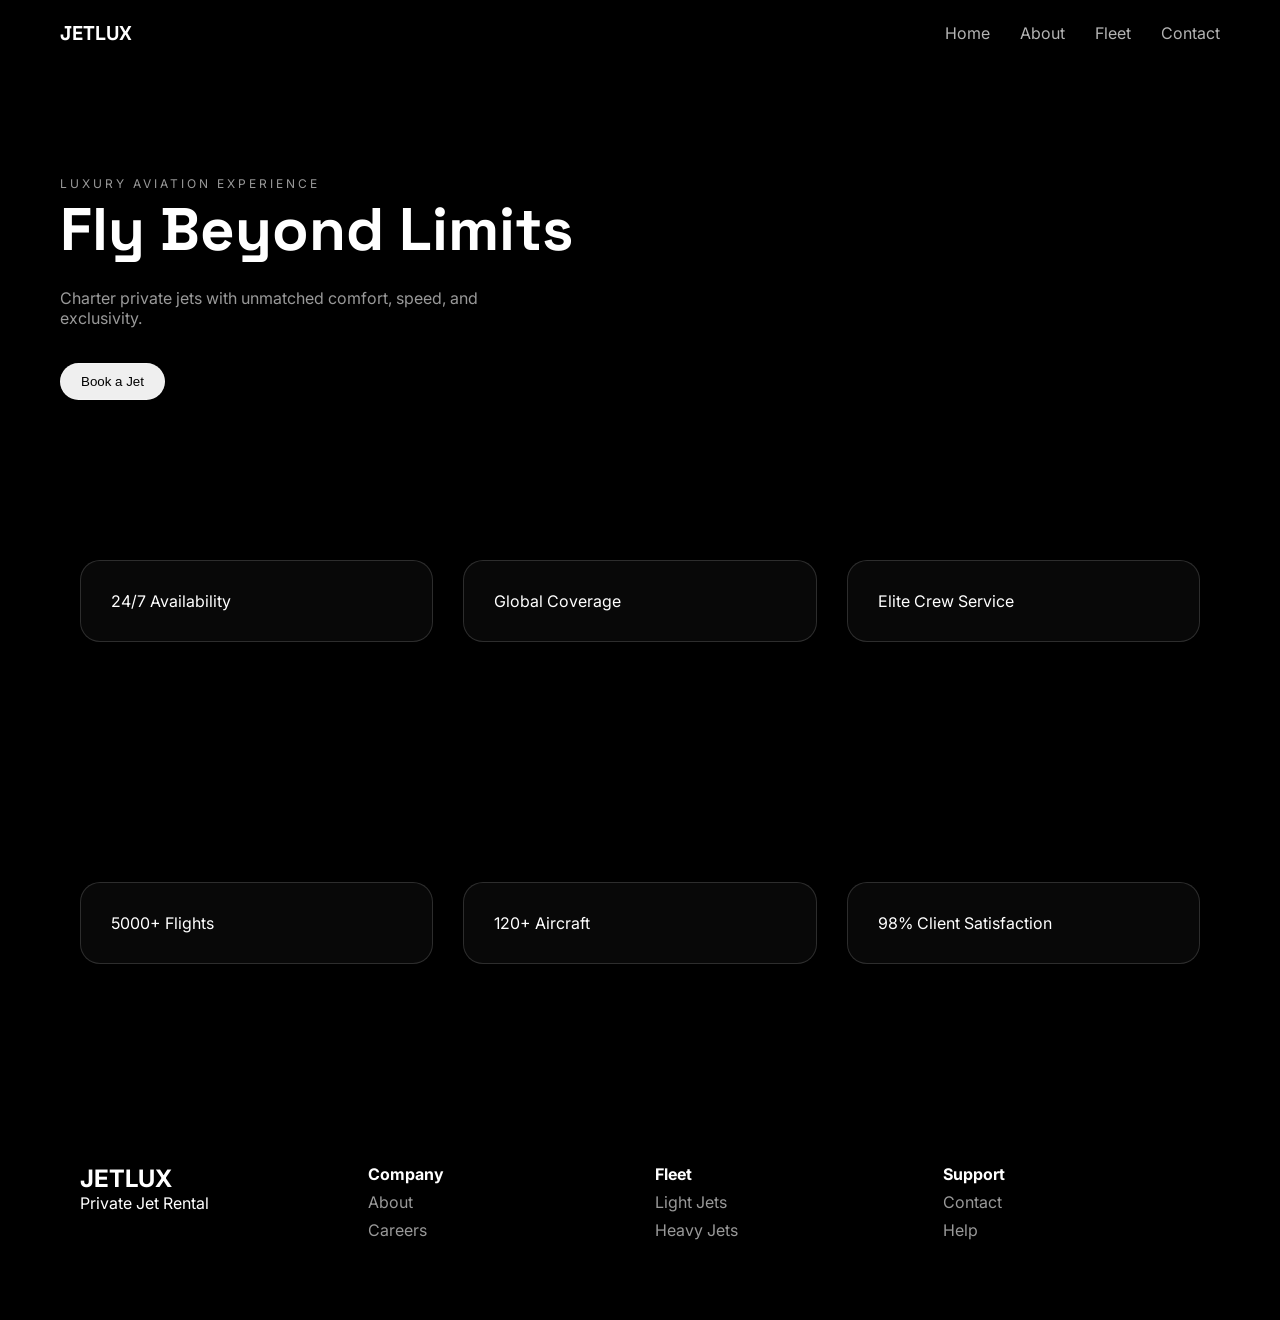
<file: index.html>
<!DOCTYPE html>
<html lang="en">

<head>
    <meta charset="UTF-8">
    <title>JETLUX - Private Jet Rental</title>

    <link href="https://fonts.googleapis.com/css2?family=Inter&family=Space+Grotesk:wght@700&display=swap"
        rel="stylesheet">
    <link rel="stylesheet" href="style.css">
</head>

<body>
    <video autoplay muted loop class="bg-video">
        <source
            src="https://d8j0ntlcm91z4.cloudfront.net/user_38xzZboKViGWJOttwIXH07lWA1P/hf_20260212_043536_e0d3c69f-5c0c-4533-8395-fbe962587446.mp4">
    </video>

   

    <div class="container">


        <nav class="navbar">
            <div class="logo">JETLUX</div>
            <div class="nav-links">
                <a href="index.html">Home</a>
                <a href="about.html">About</a>
                <a href="fleet.html">Fleet</a>
                <a href="contact.html">Contact</a>
            </div>
        </nav>


        <section class="hero">
            <p class="hero-sub">Luxury Aviation Experience</p>
            <h1 class="title">Fly Beyond Limits</h1>
            <p class="text">Charter private jets with unmatched comfort, speed, and exclusivity.</p>
            <br>
            <a href="book.html">
            <button class="btn">Book a Jet</button>
            </a>
        </section>


        <section class="section grid-3">
            <div class="card">24/7 Availability</div>
            <div class="card">Global Coverage</div>
            <div class="card">Elite Crew Service</div>
        </section>


        <section class="section grid-3">
            <div class="card">5000+ Flights</div>
            <div class="card">120+ Aircraft</div>
            <div class="card">98% Client Satisfaction</div>
        </section>


        <footer class="footer">
            <div>
                <h2>JETLUX</h2>
                <p>Private Jet Rental</p>
            </div>

            <div>
                <h4>Company</h4>
                <a href="about.html">About</a>
                <a href="careers.html">Careers</a>
            </div>

            <div>
                <h4>Fleet</h4>
                <a href="lightjets.html">Light Jets</a>
                <a href="heavyjets.html">Heavy Jets</a>
            </div>

            <div>
                <h4>Support</h4>
                <a href="contact.html">Contact</a>
                <a href="help.html">Help</a>
            </div>
        </footer>

    </div>
</body>

</html>
</file>
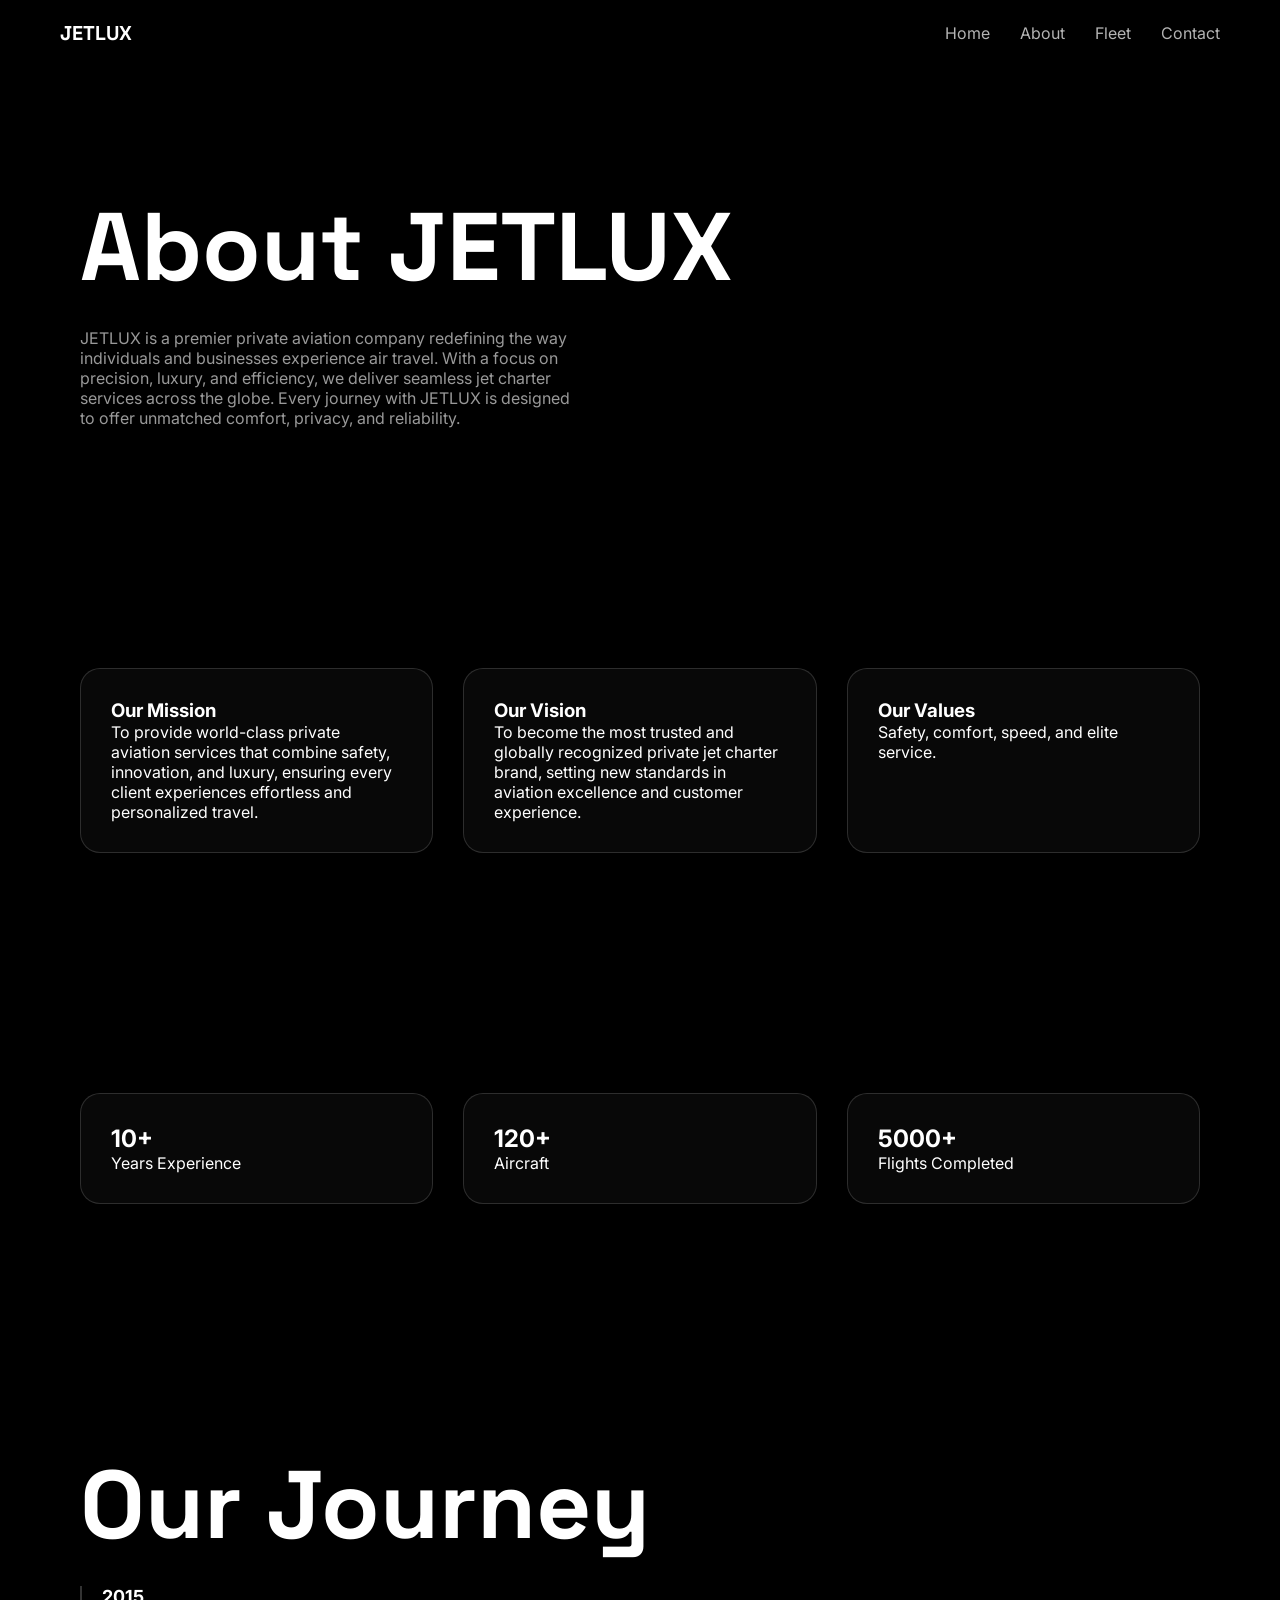
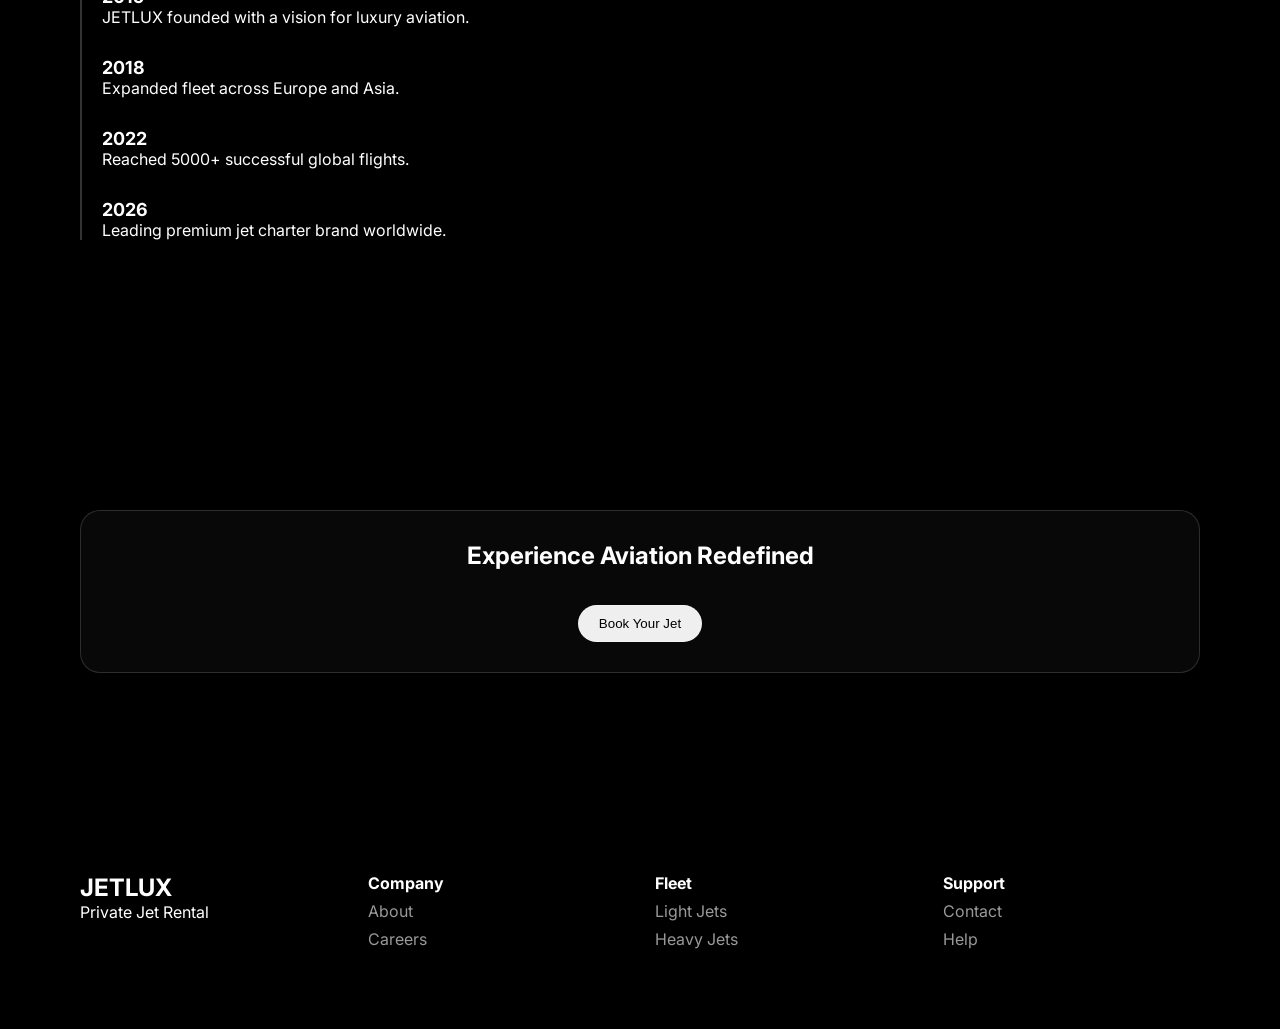
<file: about.html>
<!DOCTYPE html>
<html lang="en">

<head>
    <meta charset="UTF-8">
    <title>About - JETLUX</title>

    <link href="https://fonts.googleapis.com/css2?family=Inter&family=Space+Grotesk:wght@700&display=swap"
        rel="stylesheet">
    <link rel="stylesheet" href="style.css">
</head>

<body>
    <video autoplay muted loop class="bg-video">
        <source
            src="https://d8j0ntlcm91z4.cloudfront.net/user_38xzZboKViGWJOttwIXH07lWA1P/hf_20260212_043536_e0d3c69f-5c0c-4533-8395-fbe962587446.mp4">
    </video>
    <div class="container">


        <nav class="navbar">
            <div class="logo">JETLUX</div>
            <div class="nav-links">
                <a href="index.html">Home</a>
                <a href="about.html">About</a>
                <a href="fleet.html">Fleet</a>
                <a href="contact.html">Contact</a>
            </div>
        </nav>


        <section class="section">
            <h1 class="title">About JETLUX</h1>
            <p class="text">
                JETLUX is a premier private aviation company redefining the way individuals and businesses experience air travel. With a focus on precision, luxury, and efficiency, we deliver seamless jet charter services across the globe. Every journey with JETLUX is designed to offer unmatched comfort, privacy, and reliability.
            </p>
        </section>


        <section class="section grid-3">
            <div class="card">
                <h3>Our Mission</h3>
                <p>To provide world-class private aviation services that combine safety, innovation, and luxury, ensuring every client experiences effortless and personalized travel.</p>
            </div>

            <div class="card">
                <h3>Our Vision</h3>
                <p>To become the most trusted and globally recognized private jet charter brand, setting new standards in aviation excellence and customer experience.</p>
            </div>

            <div class="card">
                <h3>Our Values</h3>
                <p>Safety, comfort, speed, and elite service.</p>
            </div>
        </section>


        <section class="section grid-3">
            <div class="card">
                <h2>10+</h2>
                <p>Years Experience</p>
            </div>
            <div class="card">
                <h2>120+</h2>
                <p>Aircraft</p>
            </div>
            <div class="card">
                <h2>5000+</h2>
                <p>Flights Completed</p>
            </div>
        </section>


        <section class="section">
            <h2 class="title">Our Journey</h2>

            <div class="timeline">
                <div class="timeline-item">
                    <h4>2015</h4>
                    <p>JETLUX founded with a vision for luxury aviation.</p>
                </div>

                <div class="timeline-item">
                    <h4>2018</h4>
                    <p>Expanded fleet across Europe and Asia.</p>
                </div>

                <div class="timeline-item">
                    <h4>2022</h4>
                    <p>Reached 5000+ successful global flights.</p>
                </div>

                <div class="timeline-item">
                    <h4>2026</h4>
                    <p>Leading premium jet charter brand worldwide.</p>
                </div>
            </div>
        </section>


        <section class="section">
            <div class="card" style="text-align:center;">
                <h2>Experience Aviation Redefined</h2>
                <br>
                <a href="book.html">
                    <button class="btn">Book Your Jet</button>
                </a>
            </div>
        </section>
        <footer class="footer">
            <div>
                <h2>JETLUX</h2>
                <p>Private Jet Rental</p>
            </div>

            <div>
                <h4>Company</h4>
                <a href="about.html">About</a>
                <a href="careers.html">Careers</a>
            </div>

            <div>
                <h4>Fleet</h4>
                <a href="lightjets.html">Light Jets</a>
                <a href="heavyjets.html">Heavy Jets</a>
            </div>

            <div>
                <h4>Support</h4>
                <a href="contact.html">Contact</a>
                <a href="help.html">Help</a>
            </div>
        </footer>
    </div>
</body>

</html>
</file>
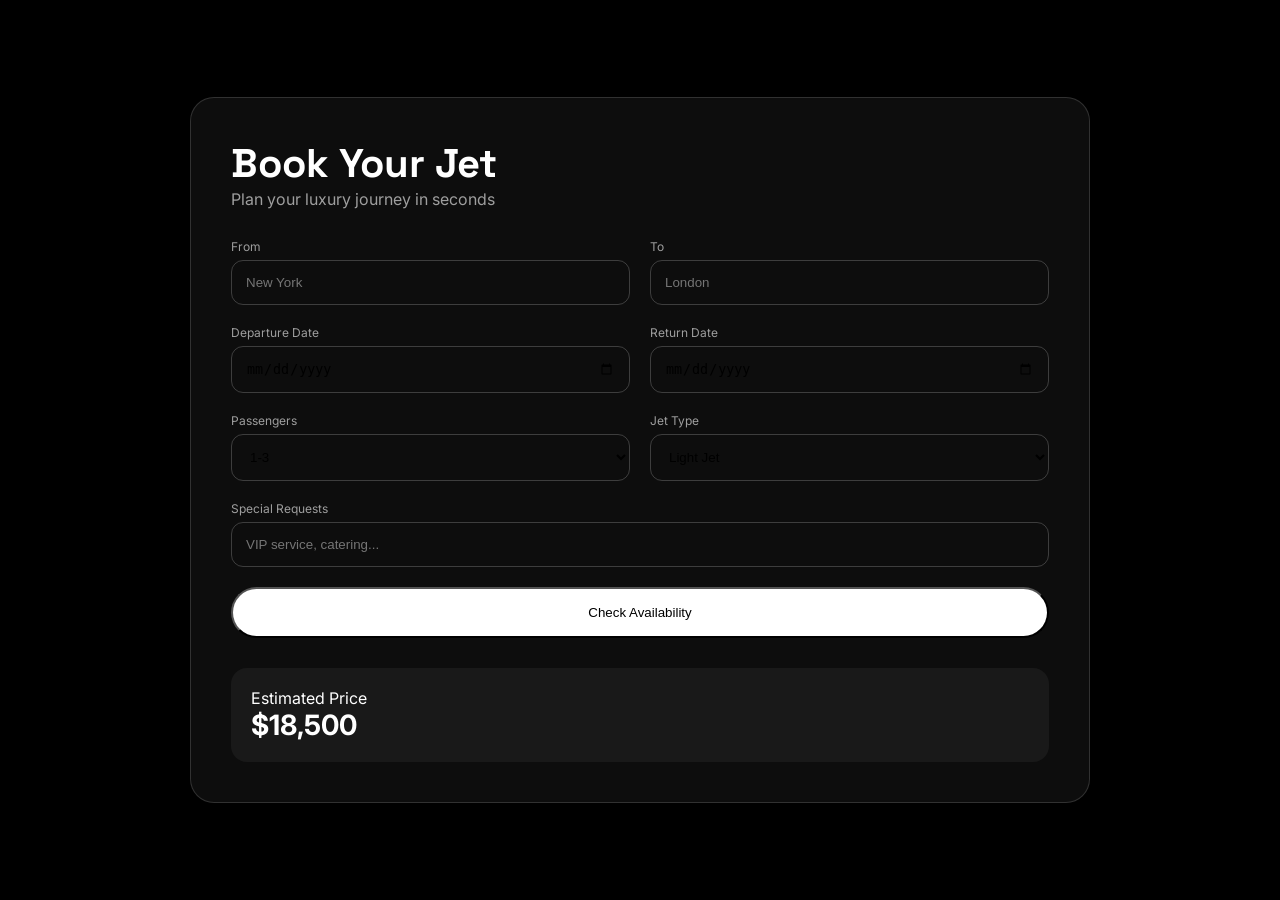
<file: book.html>
<!DOCTYPE html>
<html lang="en">

<head>
  <meta charset="UTF-8">
  <meta name="viewport" content="width=device-width, initial-scale=1.0">
  <title>Book a Jet - JETLUX</title>
  <link rel="stylesheet" href="style.css">

  <link
    href="https://fonts.googleapis.com/css2?family=Inter:wght@300;400;500&family=Space+Grotesk:wght@600;700&display=swap"
    rel="stylesheet">


</head>

<body>
  <video autoplay muted loop class="bg-video">
    <source
      src="https://d8j0ntlcm91z4.cloudfront.net/user_38xzZboKViGWJOttwIXH07lWA1P/hf_20260212_043536_e0d3c69f-5c0c-4533-8395-fbe962587446.mp4">
  </video>



  <div class="booking-page">

    <div class="booking-card">

      <h1 class="booking-title">Book Your Jet</h1>
      <p class="booking-sub">Plan your luxury journey in seconds</p>

      <div class="form-grid">

        <div class="input-group">
          <label>From</label>
          <input type="text" id="from" placeholder="New York">
        </div>

        <div class="input-group">
          <label>To</label>
          <input type="text" id="to" placeholder="London">
        </div>

        <div class="input-group">
          <label>Departure Date</label>
          <input type="date">
        </div>

        <div class="input-group">
          <label>Return Date</label>
          <input type="date">
        </div>

        <div class="input-group">
          <label>Passengers</label>
          <select id="passengers">
            <option>1-3</option>
            <option>4-6</option>
            <option>7-10</option>
            <option>10+</option>
          </select>
        </div>

        <div class="input-group">
          <label>Jet Type</label>
          <select id="jet">
            <option>Light Jet</option>
            <option>Mid Jet</option>
            <option>Heavy Jet</option>
          </select>
        </div>

        <div class="input-group full">
          <label>Special Requests</label>
          <input type="text" placeholder="VIP service, catering...">
        </div>

      </div>

      <button class="submit-btn">Check Availability</button>

      <div class="price-box">
        <p>Estimated Price</p>
        <h3 id="price">$18,500</h3>
      </div>

    </div>

  </div>

  <script>


    function calculatePrice() {
      const from = document.getElementById("from").value;
      const to = document.getElementById("to").value;
      const passengers = document.getElementById("passengers").value;
      const jet = document.getElementById("jet").value;

      let distance = (from.length + to.length) * 300;

      let jetRate = {
        "Light Jet": 5,
        "Mid Jet": 8,
        "Heavy Jet": 12
      };

      let passengerRate = {
        "1-3": 1,
        "4-6": 1.5,
        "7-10": 2,
        "10+": 3
      };

      let price = distance * jetRate[jet] * passengerRate[passengers];

      document.getElementById("price").innerText =
        "$" + Math.round(price).toLocaleString();
    }


    document.querySelectorAll("input, select").forEach(el => {
      el.addEventListener("input", calculatePrice);
    });


    window.onload = () => {
      document.querySelector(".booking-card").classList.add("show");
    };

  </script>

</body>

</html>
</file>
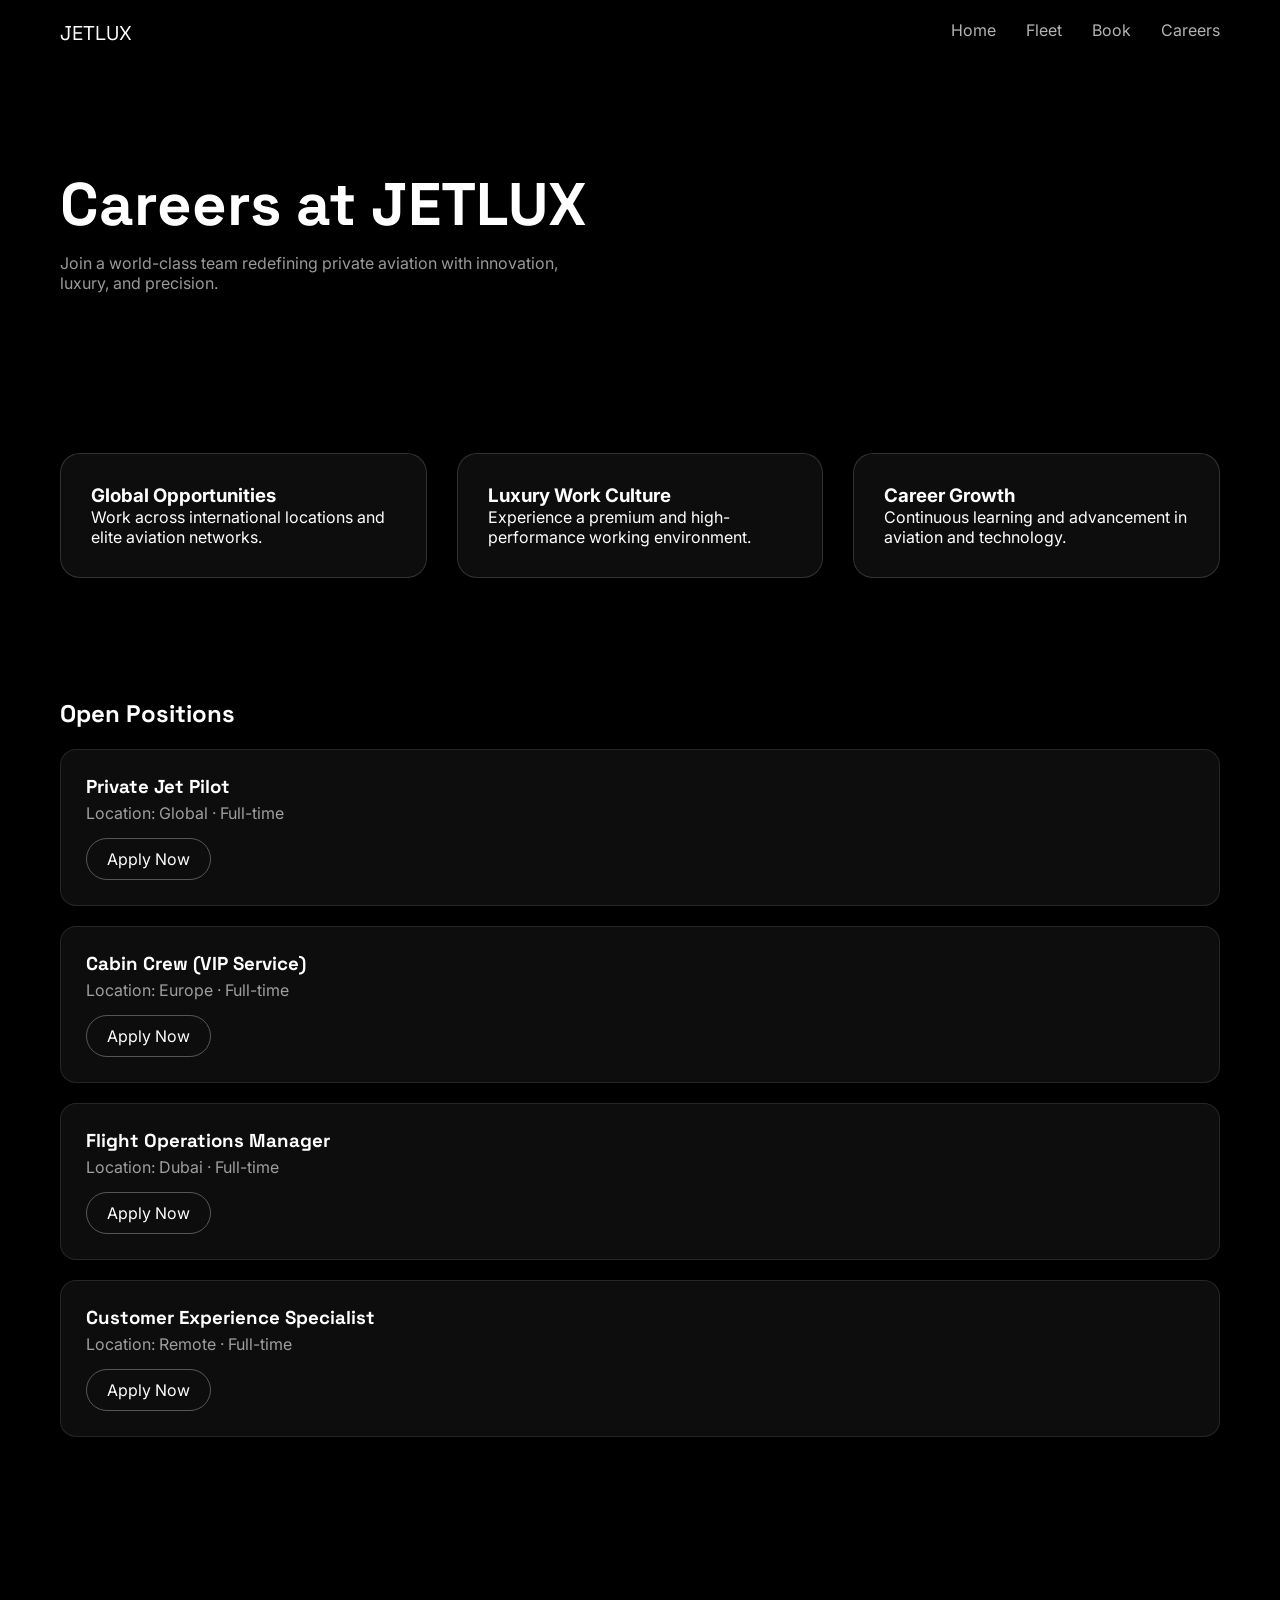
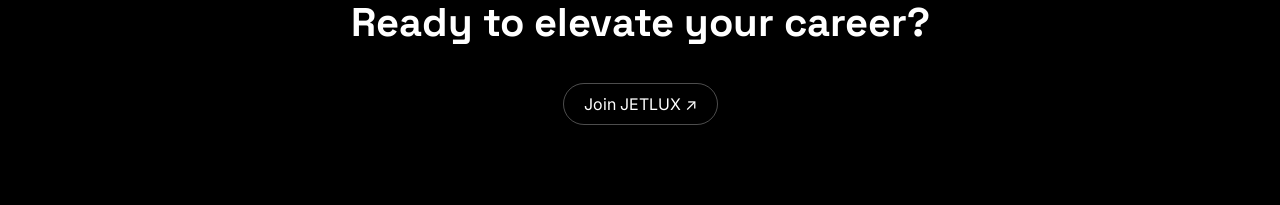
<file: careers.html>
<!DOCTYPE html>
<html lang="en">
<head>
<meta charset="UTF-8">
<meta name="viewport" content="width=device-width, initial-scale=1.0">
<title>Careers - JETLUX</title>

<link href="https://fonts.googleapis.com/css2?family=Inter:wght@300;400;500&family=Space+Grotesk:wght@600;700&display=swap" rel="stylesheet">

<style>

/* ROOT */
:root {
  --bg: #000;
  --fg: #fff;
  --muted: rgba(255,255,255,0.6);
}

* {
  margin:0;
  padding:0;
  box-sizing:border-box;
}

body {
  font-family: "Inter", sans-serif;
  background:black;
  color:white;
}

/* Background */
.bg-video {
  position: fixed;
  inset:0;
  width:100%;
  height:100%;
  object-fit: cover;
  filter: brightness(0.5);
  z-index:-1;
}

/* Navbar */
.navbar {
  display:flex;
  justify-content:space-between;
  padding:20px 60px;
}

.logo {
  font-family:"Space Grotesk";
  font-size:20px;
}

.nav-links {
  display:flex;
  gap:30px;
}

.nav-links a {
  color:white;
  text-decoration:none;
  opacity:0.7;
}

.nav-links a:hover { opacity:1; }

/* Hero */
.hero {
  padding:100px 60px;
}

.hero h1 {
  font-size:60px;
  font-family:"Space Grotesk";
}

.hero p {
  margin-top:10px;
  color:var(--muted);
  max-width:500px;
}

/* Section */
.section {
  padding:60px;
}

/* Grid */
.grid {
  display:grid;
  grid-template-columns: repeat(3,1fr);
  gap:30px;
}

/* Card */
.card {
  padding:30px;
  border-radius:20px;
  background: rgba(255,255,255,0.05);
  backdrop-filter: blur(25px);
  border:1px solid rgba(255,255,255,0.15);
  transition:0.4s;
}

.card:hover {
  transform: translateY(-8px);
}

/* Job Card */
.job {
  padding:25px;
  border-radius:16px;
  background: rgba(255,255,255,0.05);
  margin-bottom:20px;
  border:1px solid rgba(255,255,255,0.1);
  transition:0.3s;
}

.job:hover {
  background: rgba(255,255,255,0.08);
}

.job h3 {
  font-family:"Space Grotesk";
}

.job p {
  color:var(--muted);
  margin-top:5px;
}

/* Button */
.btn {
  margin-top:15px;
  display:inline-block;
  padding:10px 20px;
  border-radius:30px;
  border:1px solid rgba(255,255,255,0.3);
  cursor:pointer;
  transition:0.3s;
}

.btn:hover {
  background:white;
  color:black;
}

/* CTA */
.cta {
  text-align:center;
  padding:80px 60px;
}

.cta h2 {
  font-size:40px;
  font-family:"Space Grotesk";
}

/* Responsive */
@media(max-width:900px){
  .grid {
    grid-template-columns:1fr;
  }
  .navbar, .hero, .section, .cta {
    padding:20px;
  }
}

</style>
</head>

<body>

<!-- Background -->
<video autoplay muted loop class="bg-video">
        <source
            src="https://d8j0ntlcm91z4.cloudfront.net/user_38xzZboKViGWJOttwIXH07lWA1P/hf_20260212_043536_e0d3c69f-5c0c-4533-8395-fbe962587446.mp4">
    </video>

<!-- Navbar -->
<nav class="navbar">
  <div class="logo">JETLUX</div>
  <div class="nav-links">
    <a href="index.html">Home</a>
    <a href="fleet.html">Fleet</a>
    <a href="book.html">Book</a>
    <a href="careers.html">Careers</a>
  </div>
</nav>

<!-- Hero -->
<section class="hero">
  <h1>Careers at JETLUX</h1>
  <p>Join a world-class team redefining private aviation with innovation, luxury, and precision.</p>
</section>

<!-- Benefits -->
<section class="section grid">
  <div class="card">
    <h3>Global Opportunities</h3>
    <p>Work across international locations and elite aviation networks.</p>
  </div>

  <div class="card">
    <h3>Luxury Work Culture</h3>
    <p>Experience a premium and high-performance working environment.</p>
  </div>

  <div class="card">
    <h3>Career Growth</h3>
    <p>Continuous learning and advancement in aviation and technology.</p>
  </div>
</section>

<!-- Jobs -->
<section class="section">
  <h2 style="font-family: Space Grotesk; margin-bottom:20px;">Open Positions</h2>

  <div class="job">
    <h3>Private Jet Pilot</h3>
    <p>Location: Global · Full-time</p>
    <div class="btn">Apply Now</div>
  </div>

  <div class="job">
    <h3>Cabin Crew (VIP Service)</h3>
    <p>Location: Europe · Full-time</p>
    <div class="btn">Apply Now</div>
  </div>

  <div class="job">
    <h3>Flight Operations Manager</h3>
    <p>Location: Dubai · Full-time</p>
    <div class="btn">Apply Now</div>
  </div>

  <div class="job">
    <h3>Customer Experience Specialist</h3>
    <p>Location: Remote · Full-time</p>
    <div class="btn">Apply Now</div>
  </div>

</section>

<!-- CTA -->
<section class="cta">
  <h2>Ready to elevate your career?</h2>
  <br>
  <div class="btn">Join JETLUX ↗</div>
</section>

</body>
</html>
</file>
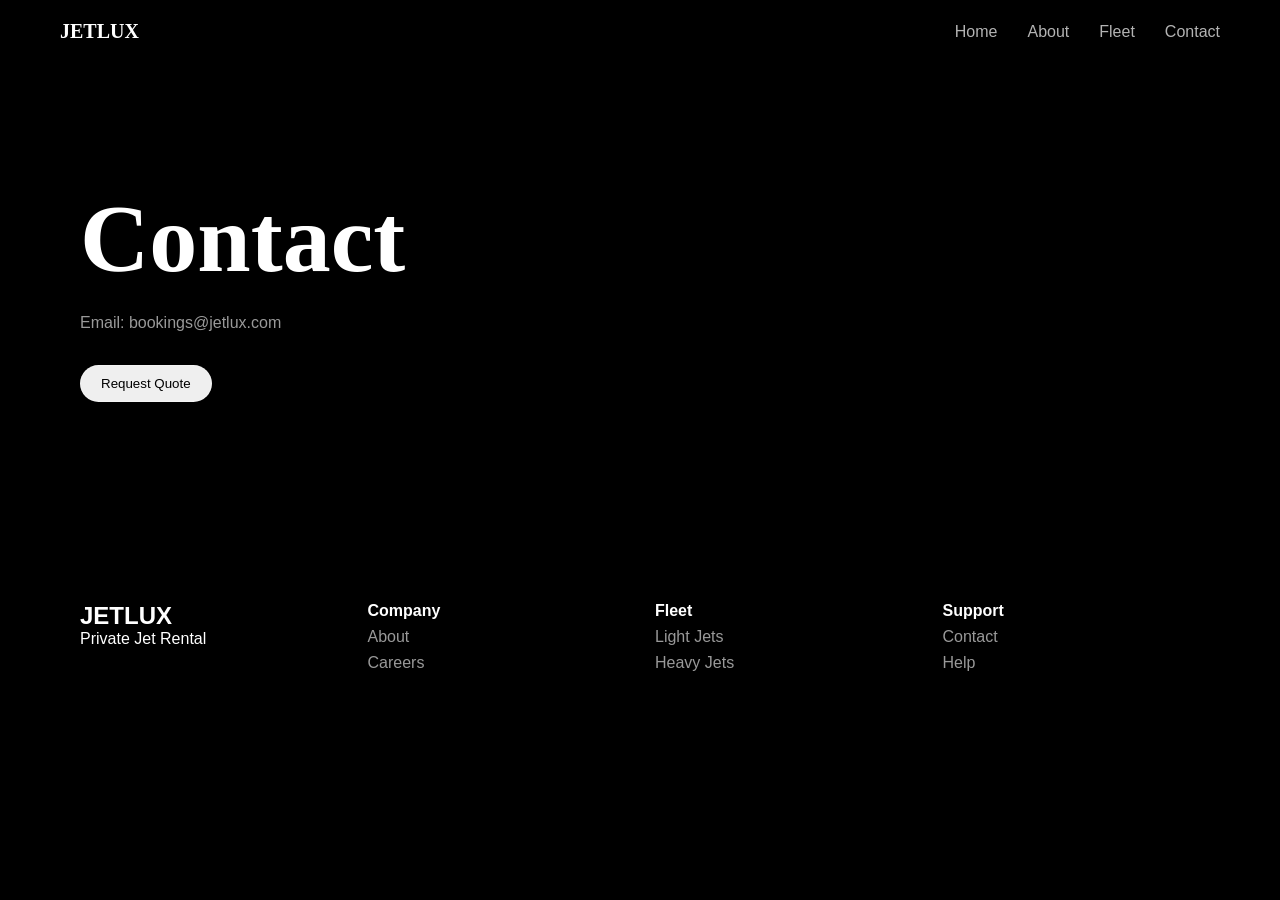
<file: contact.html>
<!DOCTYPE html>
<html>

<head>
    <title>Contact - JETLUX</title>
    <link rel="stylesheet" href="style.css">
</head>

<body>
    <video autoplay muted loop class="bg-video">
        <source
            src="https://d8j0ntlcm91z4.cloudfront.net/user_38xzZboKViGWJOttwIXH07lWA1P/hf_20260212_043536_e0d3c69f-5c0c-4533-8395-fbe962587446.mp4">
    </video>
    <div class="container">

        <nav class="navbar">
            <div class="logo">JETLUX</div>
            <div class="nav-links">
                <a href="index.html">Home</a>
                <a href="about.html">About</a>
                <a href="fleet.html">Fleet</a>
                <a href="contact.html">Contact</a>
            </div>
        </nav>

        <section class="section">
            <h1 class="title">Contact</h1>
            <p class="text">Email: bookings@jetlux.com</p>
            <br>
            <button class="btn">Request Quote</button>
        </section>
 <footer class="footer">
            <div>
                <h2>JETLUX</h2>
                <p>Private Jet Rental</p>
            </div>

            <div>
                <h4>Company</h4>
                <a href="about.html">About</a>
                <a href="careers.html">Careers</a>
            </div>

            <div>
                <h4>Fleet</h4>
                <a href="lightjets.html">Light Jets</a>
                <a href="heavyjets.html">Heavy Jets</a>
            </div>

            <div>
                <h4>Support</h4>
                <a href="contact.html">Contact</a>
                <a href="help.html">Help</a>
            </div>
        </footer>
    </div>
</body>

</html>
</file>
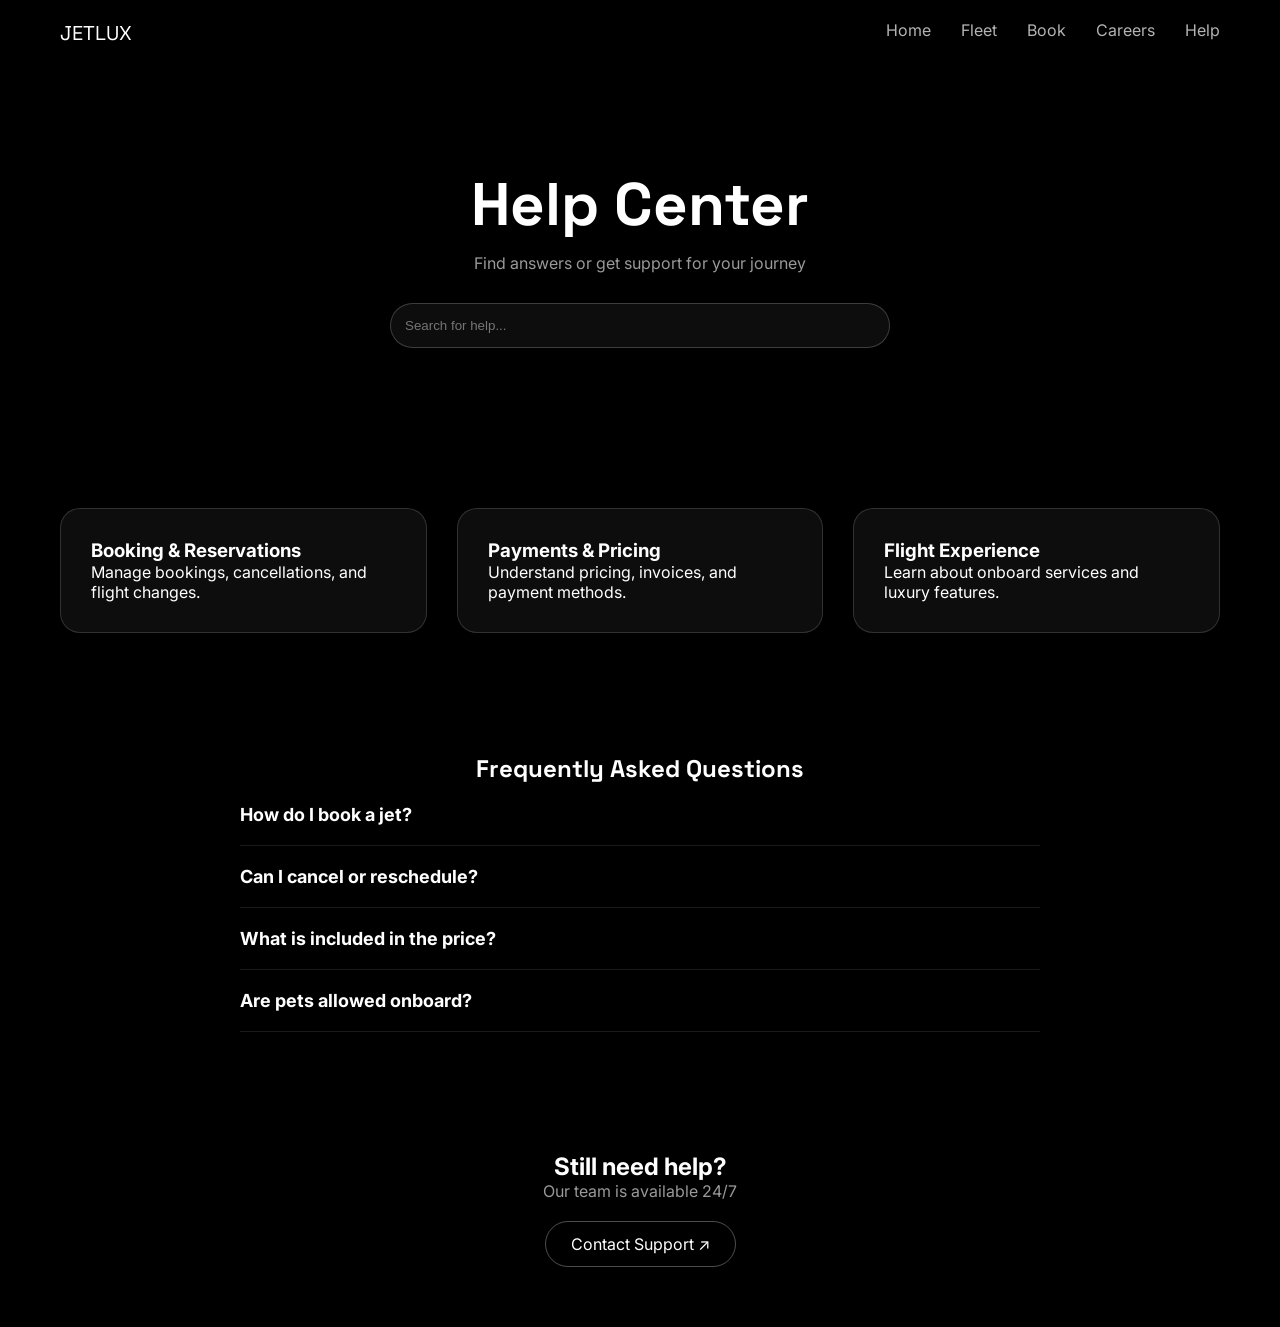
<file: help.html>
<!DOCTYPE html>
<html lang="en">
<head>
<meta charset="UTF-8">
<meta name="viewport" content="width=device-width, initial-scale=1.0">
<title>Help Center - JETLUX</title>

<link href="https://fonts.googleapis.com/css2?family=Inter:wght@300;400;500&family=Space+Grotesk:wght@600;700&display=swap" rel="stylesheet">

<style>

/* ROOT */
:root {
  --bg: #000;
  --fg: #fff;
  --muted: rgba(255,255,255,0.6);
}

* {
  margin:0;
  padding:0;
  box-sizing:border-box;
}

body {
  font-family: "Inter", sans-serif;
  background:black;
  color:white;
}

/* Background */
.bg-video {
  position: fixed;
  inset:0;
  width:100%;
  height:100%;
  object-fit: cover;
  filter: brightness(0.5);
  z-index:-1;
}

/* Navbar */
.navbar {
  display:flex;
  justify-content:space-between;
  padding:20px 60px;
}

.logo {
  font-family:"Space Grotesk";
  font-size:20px;
}

.nav-links {
  display:flex;
  gap:30px;
}

.nav-links a {
  color:white;
  text-decoration:none;
  opacity:0.7;
}

.nav-links a:hover { opacity:1; }

/* Hero */
.hero {
  padding:100px 60px;
  text-align:center;
}

.hero h1 {
  font-size:60px;
  font-family:"Space Grotesk";
}

.hero p {
  margin-top:10px;
  color:var(--muted);
}

/* Search */
.search-box {
  margin-top:30px;
}

.search-box input {
  width:100%;
  max-width:500px;
  padding:14px;
  border-radius:50px;
  border:1px solid rgba(255,255,255,0.2);
  background: rgba(255,255,255,0.05);
  color:white;
}

/* Sections */
.section {
  padding:60px;
}

/* Grid */
.grid {
  display:grid;
  grid-template-columns: repeat(3,1fr);
  gap:30px;
}

/* Card */
.card {
  padding:30px;
  border-radius:20px;
  background: rgba(255,255,255,0.05);
  backdrop-filter: blur(25px);
  border:1px solid rgba(255,255,255,0.15);
  transition:0.3s;
}

.card:hover {
  transform: translateY(-8px);
}

/* FAQ */
.faq {
  max-width:800px;
  margin:auto;
}

.faq-item {
  border-bottom:1px solid rgba(255,255,255,0.1);
  padding:20px 0;
  cursor:pointer;
}

.faq-item h3 {
  font-size:18px;
}

.faq-item p {
  color:var(--muted);
  margin-top:10px;
  display:none;
}

/* Contact */
.contact {
  text-align:center;
}

.btn {
  margin-top:20px;
  padding:12px 25px;
  border-radius:30px;
  border:1px solid rgba(255,255,255,0.3);
  display:inline-block;
  cursor:pointer;
}

.btn:hover {
  background:white;
  color:black;
}

/* Responsive */
@media(max-width:900px){
  .grid {
    grid-template-columns:1fr;
  }
  .navbar, .hero, .section {
    padding:20px;
  }
}

</style>
</head>

<body>

<!-- Background -->
 <video autoplay muted loop class="bg-video">
        <source
            src="https://d8j0ntlcm91z4.cloudfront.net/user_38xzZboKViGWJOttwIXH07lWA1P/hf_20260212_043536_e0d3c69f-5c0c-4533-8395-fbe962587446.mp4">
    </video>

<!-- Navbar -->
<nav class="navbar">
  <div class="logo">JETLUX</div>
  <div class="nav-links">
    <a href="index.html">Home</a>
    <a href="fleet.html">Fleet</a>
    <a href="book.html">Book</a>
    <a href="careers.html">Careers</a>
    <a href="help.html">Help</a>
  </div>
</nav>

<!-- Hero -->
<section class="hero">
  <h1>Help Center</h1>
  <p>Find answers or get support for your journey</p>

  <div class="search-box">
    <input type="text" placeholder="Search for help...">
  </div>
</section>

<!-- Help Categories -->
<section class="section grid">

  <div class="card">
    <h3>Booking & Reservations</h3>
    <p>Manage bookings, cancellations, and flight changes.</p>
  </div>

  <div class="card">
    <h3>Payments & Pricing</h3>
    <p>Understand pricing, invoices, and payment methods.</p>
  </div>

  <div class="card">
    <h3>Flight Experience</h3>
    <p>Learn about onboard services and luxury features.</p>
  </div>

</section>

<!-- FAQ -->
<section class="section">
  <h2 style="text-align:center; font-family:Space Grotesk;">Frequently Asked Questions</h2>

  <div class="faq">

    <div class="faq-item">
      <h3>How do I book a jet?</h3>
      <p>You can book directly through our booking page or contact our support team.</p>
    </div>

    <div class="faq-item">
      <h3>Can I cancel or reschedule?</h3>
      <p>Yes, flexible cancellation and rescheduling options are available.</p>
    </div>

    <div class="faq-item">
      <h3>What is included in the price?</h3>
      <p>Pricing includes aircraft, crew, fuel, and basic services.</p>
    </div>

    <div class="faq-item">
      <h3>Are pets allowed onboard?</h3>
      <p>Yes, pet-friendly flights are available upon request.</p>
    </div>

  </div>
</section>

<!-- Contact -->
<section class="section contact">
  <h2>Still need help?</h2>
  <p style="color:var(--muted);">Our team is available 24/7</p>
  <div class="btn">Contact Support ↗</div>
</section>

<script>

// FAQ Toggle
document.querySelectorAll(".faq-item").forEach(item => {
  item.addEventListener("click", () => {
    let p = item.querySelector("p");
    p.style.display = p.style.display === "block" ? "none" : "block";
  });
});

</script>

</body>
</html>
</file>
<file: style.css>
:root {
    --bg: hsl(0 0% 0%);
    --fg: hsl(0 0% 100%);
    --muted: hsl(0 0% 70% / 0.6);
}

* {
    margin: 0;
    padding: 0;
    box-sizing: border-box;
}

body {
    background: var(--bg);
    color: var(--fg);
    font-family: "Inter", sans-serif;
}

/* Background */
.bg-video {
    position: fixed;
    inset: 0;
    width: 100%;
    height: 100%;
    object-fit: cover;
    filter: brightness(0.6);
    z-index: -1;
}

/* Layout */
.container {
    position: relative;
    z-index: 10;
}

/* Navbar */
.navbar {
    display: flex;
    justify-content: space-between;
    padding: 24px 80px;
    align-items: center;
}

.logo {
    font-family: "Space Grotesk";
    font-size: 22px;
    font-weight: bold;
}

.nav-links {
    display: flex;
    gap: 40px;
}

.nav-links a {
    text-decoration: none;
    color: white;
    opacity: 0.7;
    transition: 0.3s;
}

.nav-links a:hover {
    opacity: 1;
}


.btn {
    border: 1px solid rgba(255, 255, 255, 0.2);
    padding: 12px 28px;
    border-radius: 50px;
    transition: 0.3s;
    cursor: pointer;
}

.btn:hover {
    background: white;
    color: black;
}


.section {
    padding: 120px 80px;
}


.title {
    font-family: "Space Grotesk";
    font-size: clamp(3rem, 8vw, 6rem);
    margin-bottom: 20px;
}

.text {
    color: var(--muted);
    max-width: 500px;
}


.card {
    padding: 30px;
    border-radius: 20px;
    background: rgba(255, 255, 255, 0.03);
    backdrop-filter: blur(30px) saturate(180%);
    border: 1px solid rgba(255, 255, 255, 0.15);
    transition: 0.4s;
}

.card:hover {
    transform: translateY(-6px);
}


.grid-3 {
    display: grid;
    grid-template-columns: repeat(3, 1fr);
    gap: 30px;
}


.hero {
    padding: 140px 80px;
}

.hero-sub {
    text-transform: uppercase;
    letter-spacing: 3px;
    font-size: 12px;
    color: var(--muted);
}


.footer {
    display: grid;
    grid-template-columns: repeat(4, 1fr);
    padding: 80px;
    gap: 30px;
}

.footer a {
    color: var(--muted);
    text-decoration: none;
    display: block;
    margin-top: 8px;
}


@media(max-width: 900px) {

    .grid-3,
    .footer {
        grid-template-columns: 1fr;
    }

    .navbar,
    .section,
    .hero {
        padding: 20px;
    }
}

.timeline {
    border-left: 2px solid rgba(255, 255, 255, 0.2);
    padding-left: 20px;
}

.timeline-item {
    margin-bottom: 30px;
}

.timeline-item h4 {
    font-size: 18px;
}


.jet-card {
    background: rgba(255, 255, 255, 0.05);
    border-radius: 20px;
    overflow: hidden;
    transition: 0.4s;
}

.jet-card img {
    width: 100%;
    height: 200px;
    object-fit: cover;
}

.jet-info {
    padding: 20px;
}

.jet-info ul {
    margin: 10px 0;
    padding-left: 18px;
    color: var(--muted);
}

.jet-card:hover {
    transform: translateY(-10px);
}

:root {
    --bg: #000;
    --fg: #fff;
    --muted: rgba(255, 255, 255, 0.6);
}

* {
    margin: 0;
    padding: 0;
    box-sizing: border-box;
}

body {
    font-family: "Inter", sans-serif;
    color: white;
    background: black;
}


.bg-video {
    position: fixed;
    inset: 0;
    width: 100%;
    height: 100%;
    object-fit: cover;
    filter: brightness(0.5);
    z-index: -1;
}


.booking-page {
    min-height: 100vh;
    display: flex;
    align-items: center;
    justify-content: center;
    padding: 40px 20px;
}


.booking-card {
    width: 100%;
    max-width: 900px;
    padding: 40px;
    border-radius: 24px;
    background: rgba(255, 255, 255, 0.05);
    backdrop-filter: blur(30px) saturate(180%);
    border: 1px solid rgba(255, 255, 255, 0.15);

    opacity: 0;
    transform: translateY(40px);
    transition: 0.8s ease;
}

.booking-card.show {
    opacity: 1;
    transform: translateY(0);
}


.booking-title {
    font-family: "Space Grotesk";
    font-size: 40px;
}

.booking-sub {
    color: var(--muted);
    margin-bottom: 30px;
}


.form-grid {
    display: grid;
    grid-template-columns: 1fr 1fr;
    gap: 20px;
}


.input-group {
    display: flex;
    flex-direction: column;
}

.input-group label {
    font-size: 12px;
    margin-bottom: 6px;
    color: var(--muted);
}

.input-group input,
.input-group select {
    padding: 14px;
    border-radius: 12px;
    border: 1px solid rgba(255, 255, 255, 0.2);
    background: transparent;
    color: rgb(0, 0, 0);
    outline: none;
}

.input-group input:hover,
.input-group select:hover {
    border-color: rgba(255, 255, 255, 0.5);
}

.input-group input:focus,
.input-group select:focus {
    border-color: white;
}

.full {
    grid-column: span 2;
}


.submit-btn {
    margin-top: 20px;
    width: 100%;
    padding: 16px;
    border-radius: 50px;
    background: white;
    color: black;
    font-weight: 500;
    cursor: pointer;
    transition: 0.3s;
}

.submit-btn:hover {
    transform: scale(1.05);
}


.price-box {
    margin-top: 30px;
    padding: 20px;
    border-radius: 16px;
    background: rgba(255, 255, 255, 0.05);
}

.price-box h3 {
    font-size: 28px;
}


@media(max-width: 700px) {
    .form-grid {
        grid-template-columns: 1fr;
    }

    .full {
        grid-column: span 1;
    }
}
:root {
  --bg: #000;
  --fg: #fff;
  --muted: rgba(255,255,255,0.6);
}

* {
  margin:0;
  padding:0;
  box-sizing:border-box;
}

body {
  font-family: "Inter", sans-serif;
  background:black;
  color:white;
}

/* Background */
.bg-video {
  position: fixed;
  inset:0;
  width:100%;
  height:100%;
  object-fit: cover;
  filter: brightness(0.5);
  z-index:-1;
}

/* Navbar */
.navbar {
  display:flex;
  justify-content:space-between;
  padding:20px 60px;
}

.logo {
  font-family:"Space Grotesk";
  font-size:20px;
}

.nav-links {
  display:flex;
  gap:30px;
}

.nav-links a {
  color:white;
  text-decoration:none;
  opacity:0.7;
}

.nav-links a:hover { opacity:1; }

/* Hero */
.hero {
  padding:100px 60px 40px;
}

.hero h1 {
  font-size:60px;
  font-family:"Space Grotesk";
}

.hero p {
  color:var(--muted);
  margin-top:10px;
}

/* Grid */
.grid {
  padding:60px;
  display:grid;
  grid-template-columns: repeat(3,1fr);
  gap:30px;
}

/* Jet Card */
.jet-card {
  background: rgba(255,255,255,0.05);
  border-radius:20px;
  overflow:hidden;
  backdrop-filter: blur(25px);
  transition:0.4s;
}

.jet-card:hover {
  transform: translateY(-10px);
}

.jet-card img {
  width:100%;
  height:200px;
  object-fit:cover;
}

.jet-info {
  padding:20px;
}

.jet-info h3 {
  font-family:"Space Grotesk";
}

.jet-info p {
  color:var(--muted);
  margin:5px 0;
}

.jet-info ul {
  margin-top:10px;
  padding-left:18px;
  color:var(--muted);
}

/* Button */
.btn {
  margin-top:15px;
  display:inline-block;
  padding:10px 20px;
  border-radius:30px;
  border:1px solid rgba(255,255,255,0.3);
  cursor:pointer;
  transition:0.3s;
}

.btn:hover {
  background:white;
  color:black;
}

/* Responsive */
@media(max-width:900px){
  .grid {
    grid-template-columns:1fr;
    padding:20px;
  }
  .hero { padding:60px 20px; }
  .navbar { padding:20px; }
}

/* ROOT */
:root {
  --bg: #000;
  --fg: #fff;
  --muted: rgba(255,255,255,0.6);
}

* {
  margin:0;
  padding:0;
  box-sizing:border-box;
}

body {
  font-family: "Inter", sans-serif;
  background:black;
  color:white;
}

/* Background */
.bg-video {
  position: fixed;
  inset:0;
  width:100%;
  height:100%;
  object-fit: cover;
  filter: brightness(0.5);
  z-index:-1;
}

/* Navbar */
.navbar {
  display:flex;
  justify-content:space-between;
  padding:20px 60px;
}

.logo {
  font-family:"Space Grotesk";
  font-size:20px;
}

.nav-links {
  display:flex;
  gap:30px;
}

.nav-links a {
  color:white;
  text-decoration:none;
  opacity:0.7;
}

.nav-links a:hover { opacity:1; }

/* Hero */
.hero {
  padding:100px 60px 40px;
}

.hero h1 {
  font-size:60px;
  font-family:"Space Grotesk";
}

.hero p {
  color:var(--muted);
  margin-top:10px;
}

/* Grid */
.grid {
  padding:60px;
  display:grid;
  grid-template-columns: repeat(3,1fr);
  gap:30px;
}

/* Jet Card */
.jet-card {
  background: rgba(255,255,255,0.05);
  border-radius:20px;
  overflow:hidden;
  backdrop-filter: blur(25px);
  transition:0.4s;
}

.jet-card:hover {
  transform: translateY(-10px);
}

.jet-card img {
  width:100%;
  height:200px;
  object-fit:cover;
}

.jet-info {
  padding:20px;
}

.jet-info h3 {
  font-family:"Space Grotesk";
}

.jet-info p {
  color:var(--muted);
  margin:5px 0;
}

.jet-info ul {
  margin-top:10px;
  padding-left:18px;
  color:var(--muted);
}

/* Button */
.btn {
  margin-top:15px;
  display:inline-block;
  padding:10px 20px;
  border-radius:30px;
  border:1px solid rgba(255,255,255,0.3);
  cursor:pointer;
  transition:0.3s;
}

.btn:hover {
  background:white;
  color:black;
}

/* Responsive */
@media(max-width:900px){
  .grid {
    grid-template-columns:1fr;
    padding:20px;
  }
  .hero { padding:60px 20px; }
  .navbar { padding:20px; }
}
</file>
